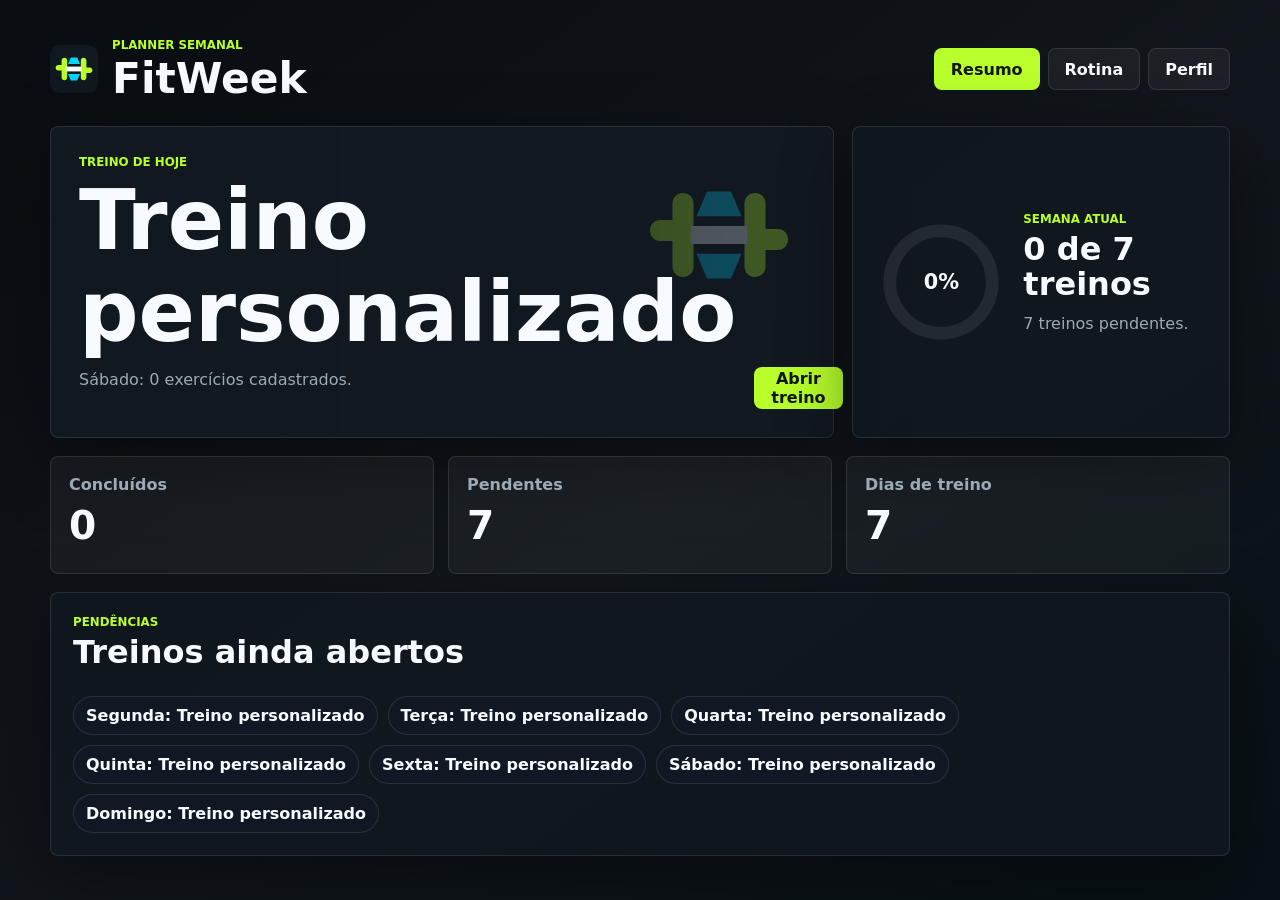
<file: index.html>
<!doctype html>
<html lang="pt-BR">
  <head>
    <meta charset="UTF-8" />
    <meta name="viewport" content="width=device-width, initial-scale=1.0" />
    <title>FitWeek Planner</title>
    <link rel="stylesheet" href="./styles.css" />
  </head>
  <body>
    <main class="app-shell">
      <header class="topbar">
        <div class="brand-lockup">
          <img src="./assets/gym-mark.svg" alt="" class="brand-mark" />
          <div>
            <p class="eyebrow">Planner semanal</p>
            <h1>FitWeek</h1>
          </div>
        </div>
        <nav class="top-actions" aria-label="Navegação principal">
          <button class="nav-button is-active" data-view="dashboard">Resumo</button>
          <button class="nav-button" data-view="routine">Rotina</button>
          <button class="nav-button" data-view="profile">Perfil</button>
        </nav>
      </header>

      <section class="dashboard-view" data-panel="dashboard">
        <div class="summary-layout">
          <section class="today-panel">
            <div>
              <p class="eyebrow">Treino de hoje</p>
              <h2 id="today-title">Carregando</h2>
              <p id="today-meta" class="muted">Sua rotina aparece aqui.</p>
            </div>
            <button class="primary-button" id="open-today">Abrir treino</button>
          </section>

          <section class="progress-panel">
            <div class="progress-ring" aria-label="Progresso semanal">
              <svg viewBox="0 0 120 120" role="img" aria-hidden="true">
                <circle class="ring-track" cx="60" cy="60" r="48"></circle>
                <circle class="ring-value" cx="60" cy="60" r="48" id="ring-value"></circle>
              </svg>
              <strong id="progress-percent">0%</strong>
            </div>
            <div>
              <p class="eyebrow">Semana atual</p>
              <h2 id="progress-title">0 de 0 treinos</h2>
              <p id="progress-copy" class="muted">Monte sua divisão para acompanhar o progresso.</p>
            </div>
          </section>
        </div>

        <section class="metric-grid" aria-label="Resumo semanal">
          <article class="metric-card">
            <span>Concluídos</span>
            <strong id="done-count">0</strong>
          </article>
          <article class="metric-card">
            <span>Pendentes</span>
            <strong id="pending-count">0</strong>
          </article>
          <article class="metric-card">
            <span>Dias de treino</span>
            <strong id="training-days-count">0</strong>
          </article>
        </section>

        <section class="pending-panel">
          <div class="section-heading">
            <div>
              <p class="eyebrow">Pendências</p>
              <h2>Treinos ainda abertos</h2>
            </div>
          </div>
          <div id="pending-list" class="pending-list"></div>
        </section>
      </section>

      <section class="routine-view is-hidden" data-panel="routine">
        <div class="section-heading">
          <div>
            <p class="eyebrow">Segunda a domingo</p>
            <h2>Organize sua semana</h2>
          </div>
          <button class="secondary-button" id="reset-week">Resetar progresso</button>
        </div>

        <div class="routine-layout">
          <section class="week-grid" id="week-grid" aria-label="Dias da semana"></section>

          <aside class="day-detail" id="day-detail" aria-live="polite">
            <div class="detail-empty">
              <h2>Escolha um dia</h2>
              <p class="muted">Clique em um card da semana para editar o treino, exercícios e progresso.</p>
            </div>
          </aside>
        </div>
      </section>

      <section class="profile-view is-hidden" data-panel="profile">
        <div class="profile-layout">
          <section class="profile-card">
            <p class="eyebrow">Cadastro</p>
            <h2>Seu perfil</h2>
            <form id="profile-form" class="profile-form">
              <label>
                Nome
                <input id="profile-name" type="text" placeholder="Ex: Eduardo" autocomplete="name" />
              </label>
              <label>
                Objetivo
                <select id="profile-goal">
                  <option value="Hipertrofia">Hipertrofia</option>
                  <option value="Força">Força</option>
                  <option value="Condicionamento">Condicionamento</option>
                  <option value="Emagrecimento">Emagrecimento</option>
                  <option value="Saúde e consistência">Saúde e consistência</option>
                </select>
              </label>
              <label>
                Nivel
                <select id="profile-level">
                  <option value="Iniciante">Iniciante</option>
                  <option value="Intermediário">Intermediário</option>
                  <option value="Avançado">Avançado</option>
                </select>
              </label>
              <button class="primary-button" type="submit">Salvar perfil</button>
            </form>
          </section>

          <section class="profile-note">
            <p class="eyebrow">Evolução</p>
            <h2 id="profile-greeting">Pronto para treinar</h2>
            <p class="muted">
              Suas escolhas ficam salvas neste navegador. Você pode alterar os dias de treino,
              exercícios e cargas sempre que sua rotina mudar.
            </p>
          </section>
        </div>
      </section>
    </main>

    <template id="exercise-template">
      <article class="exercise-card">
        <div class="exercise-header">
          <label>
            Exercício
            <input class="exercise-name" type="text" />
          </label>
          <button class="icon-button remove-exercise" type="button" aria-label="Excluir exercício">Remover</button>
        </div>
        <div class="exercise-fields">
          <label>
            Series
            <input class="exercise-sets" type="number" min="1" inputmode="numeric" />
          </label>
          <label>
            Reps
            <input class="exercise-reps" type="text" />
          </label>
          <label>
            Carga
            <input class="exercise-load" type="text" />
          </label>
        </div>
        <div class="exercise-video-row">
          <label>
            Link do vídeo para execução
            <input class="exercise-video" type="url" placeholder="https://..." inputmode="url" />
          </label>
          <a class="video-link is-hidden" href="#" target="_blank" rel="noopener noreferrer">Abrir vídeo</a>
        </div>
        <label class="exercise-media-field">
          Imagem ou GIF da execução
          <input class="exercise-media" type="url" placeholder="https://.../execucao.gif" inputmode="url" />
        </label>
        <figure class="exercise-media-preview is-hidden">
          <img class="exercise-media-image" alt="Prévia da execução do exercício" loading="lazy" />
        </figure>
        <label class="done-toggle">
          <input class="exercise-done" type="checkbox" />
          <span>Exercício concluído</span>
        </label>
      </article>
    </template>

    <script src="./app.js"></script>
  </body>
</html>
</file>
<file: styles.css>
:root {
  color-scheme: dark;
  --bg: #090c10;
  --panel: #111820;
  --panel-strong: #17212b;
  --line: rgba(255, 255, 255, 0.1);
  --text: #f7fbff;
  --muted: #9daab6;
  --accent: #b8ff2c;
  --accent-2: #00d4ff;
  --danger: #ff5c77;
  --shadow: 0 24px 70px rgba(0, 0, 0, 0.45);
  font-family:
    Inter, ui-sans-serif, system-ui, -apple-system, BlinkMacSystemFont, "Segoe UI",
    sans-serif;
}

* {
  box-sizing: border-box;
}

body {
  min-height: 100vh;
  margin: 0;
  background:
    linear-gradient(135deg, rgba(184, 255, 44, 0.06) 0 1px, transparent 1px 24px),
    linear-gradient(145deg, #090c10 0%, #11161c 54%, #071116 100%);
  color: var(--text);
}

button,
input,
select,
textarea {
  font: inherit;
}

button {
  cursor: pointer;
}

.app-shell {
  width: min(1180px, calc(100% - 32px));
  margin: 0 auto;
  padding: 24px 0 32px;
}

.topbar {
  display: flex;
  align-items: center;
  justify-content: space-between;
  gap: 20px;
  padding: 14px 0 26px;
}

.brand-lockup {
  display: flex;
  align-items: center;
  gap: 14px;
  min-width: 0;
}

.brand-mark {
  width: 48px;
  height: 48px;
  flex: 0 0 auto;
}

.eyebrow {
  margin: 0 0 6px;
  color: var(--accent);
  font-size: 0.74rem;
  font-weight: 800;
  letter-spacing: 0;
  text-transform: uppercase;
}

h1,
h2,
h3,
p {
  margin-top: 0;
}

h1 {
  margin-bottom: 0;
  font-size: 2.65rem;
  line-height: 1;
}

h2 {
  margin-bottom: 10px;
  font-size: 2rem;
  line-height: 1.1;
}

h3 {
  margin-bottom: 8px;
  font-size: 1.1rem;
}

.muted {
  color: var(--muted);
  line-height: 1.55;
}

.top-actions {
  display: flex;
  flex-wrap: wrap;
  justify-content: flex-end;
  gap: 8px;
}

.nav-button,
.secondary-button,
.primary-button,
.icon-button {
  min-height: 42px;
  border: 1px solid var(--line);
  border-radius: 8px;
  color: var(--text);
  background: rgba(255, 255, 255, 0.05);
  transition:
    transform 180ms ease,
    border-color 180ms ease,
    background 180ms ease;
}

.nav-button,
.secondary-button,
.primary-button {
  padding: 0 16px;
  font-weight: 800;
}

.nav-button:hover,
.secondary-button:hover,
.icon-button:hover {
  transform: translateY(-1px);
  border-color: rgba(184, 255, 44, 0.52);
}

.nav-button.is-active,
.primary-button {
  border-color: rgba(184, 255, 44, 0.9);
  background: var(--accent);
  color: #11170c;
}

.primary-button:hover {
  transform: translateY(-1px);
  filter: brightness(1.04);
}

.secondary-button {
  background: #18232d;
}

.summary-layout,
.routine-layout,
.profile-layout {
  display: grid;
  gap: 18px;
}

.summary-layout {
  grid-template-columns: minmax(0, 1.35fr) minmax(280px, 0.65fr);
}

.today-panel,
.progress-panel,
.pending-panel,
.profile-card,
.profile-note,
.day-detail {
  border: 1px solid var(--line);
  border-radius: 8px;
  background: rgba(17, 24, 32, 0.86);
  box-shadow: var(--shadow);
}

.today-panel {
  min-height: 260px;
  display: flex;
  align-items: flex-end;
  justify-content: space-between;
  gap: 18px;
  padding: 28px;
  background:
    linear-gradient(90deg, rgba(17, 24, 32, 0.94), rgba(17, 24, 32, 0.7)),
    url("./assets/gym-mark.svg") right 24px top 18px / 180px no-repeat,
    #111820;
}

.today-panel h2 {
  max-width: 13ch;
  margin-bottom: 10px;
  font-size: 5.2rem;
}

.progress-panel {
  display: flex;
  align-items: center;
  gap: 18px;
  padding: 24px;
}

.progress-ring {
  position: relative;
  width: 128px;
  height: 128px;
  flex: 0 0 auto;
  display: grid;
  place-items: center;
}

.progress-ring svg {
  position: absolute;
  inset: 0;
  transform: rotate(-90deg);
}

.progress-ring circle {
  fill: none;
  stroke-width: 12;
}

.ring-track {
  stroke: rgba(255, 255, 255, 0.08);
}

.ring-value {
  stroke: var(--accent);
  stroke-linecap: round;
  stroke-dasharray: 302;
  stroke-dashoffset: 302;
  transition: stroke-dashoffset 300ms ease;
}

.progress-ring strong {
  font-size: 1.3rem;
}

.metric-grid {
  display: grid;
  grid-template-columns: repeat(3, minmax(0, 1fr));
  gap: 14px;
  margin: 18px 0;
}

.metric-card {
  min-height: 118px;
  padding: 18px;
  border: 1px solid var(--line);
  border-radius: 8px;
  background: rgba(255, 255, 255, 0.045);
}

.metric-card span {
  display: block;
  color: var(--muted);
  font-weight: 700;
}

.metric-card strong {
  display: block;
  margin-top: 12px;
  font-size: 2.45rem;
  line-height: 1;
}

.pending-panel,
.profile-card,
.profile-note,
.day-detail {
  padding: 22px;
}

.section-heading {
  display: flex;
  align-items: flex-end;
  justify-content: space-between;
  gap: 16px;
  margin-bottom: 16px;
}

.pending-list {
  display: flex;
  flex-wrap: wrap;
  gap: 10px;
}

.pending-chip {
  border: 1px solid var(--line);
  border-radius: 999px;
  padding: 9px 12px;
  background: #101923;
  color: var(--text);
  font-weight: 800;
}

.routine-layout {
  grid-template-columns: minmax(0, 0.95fr) minmax(360px, 1.05fr);
  align-items: start;
}

.week-grid {
  display: grid;
  grid-template-columns: repeat(2, minmax(0, 1fr));
  gap: 12px;
}

.day-card {
  min-height: 156px;
  border: 1px solid var(--line);
  border-radius: 8px;
  padding: 16px;
  text-align: left;
  color: var(--text);
  background: #101720;
}

.day-card:hover,
.day-card.is-selected {
  border-color: rgba(184, 255, 44, 0.75);
}

.day-card.is-selected {
  background: #17242d;
}

.day-card.is-rest {
  opacity: 0.72;
}

.day-card-top,
.day-card-bottom,
.detail-header,
.detail-actions,
.exercise-header,
.exercise-fields,
.profile-layout {
  display: flex;
  gap: 12px;
}

.day-card-top,
.day-card-bottom,
.detail-header,
.detail-actions {
  align-items: center;
  justify-content: space-between;
}

.day-label {
  font-size: 1.15rem;
  font-weight: 900;
}

.status-pill {
  border: 1px solid rgba(255, 255, 255, 0.12);
  border-radius: 999px;
  padding: 5px 9px;
  color: var(--muted);
  font-size: 0.76rem;
  font-weight: 900;
}

.status-pill.done {
  border-color: rgba(184, 255, 44, 0.58);
  color: var(--accent);
}

.workout-type {
  margin: 18px 0 16px;
  color: var(--accent-2);
  font-weight: 900;
}

.day-card-bottom {
  color: var(--muted);
  font-size: 0.9rem;
  font-weight: 700;
}

.day-detail {
  min-height: 520px;
  position: sticky;
  top: 14px;
}

.detail-empty {
  min-height: 420px;
  display: grid;
  place-content: center;
  text-align: center;
}

.detail-header {
  align-items: flex-start;
}

.detail-actions {
  flex-wrap: wrap;
  justify-content: flex-start;
  margin: 18px 0;
}

.field-row {
  display: grid;
  grid-template-columns: minmax(0, 1fr) minmax(120px, auto);
  gap: 12px;
  margin: 18px 0;
}

.wide-field {
  grid-column: 1 / -1;
}

label {
  display: grid;
  gap: 7px;
  color: var(--muted);
  font-size: 0.82rem;
  font-weight: 800;
}

input,
select,
textarea {
  width: 100%;
  border: 1px solid var(--line);
  border-radius: 8px;
  padding: 11px 12px;
  background: #0b1118;
  color: var(--text);
  outline: none;
}

textarea {
  resize: vertical;
}

input:focus,
select:focus,
textarea:focus {
  border-color: rgba(184, 255, 44, 0.68);
  box-shadow: 0 0 0 3px rgba(184, 255, 44, 0.1);
}

.exercise-list {
  display: grid;
  gap: 12px;
  margin-top: 14px;
}

.bottom-add-exercise {
  width: 100%;
  margin-top: 14px;
}

.exercise-card {
  border: 1px solid var(--line);
  border-radius: 8px;
  padding: 14px;
  background: rgba(255, 255, 255, 0.04);
}

.exercise-header {
  align-items: end;
}

.exercise-header label {
  flex: 1;
}

.exercise-fields {
  display: grid;
  grid-template-columns: repeat(3, minmax(0, 1fr));
  margin: 12px 0;
}

.icon-button {
  padding: 0 12px;
  color: var(--danger);
  font-weight: 900;
  background: rgba(255, 92, 119, 0.08);
}

.exercise-video-row {
  display: grid;
  grid-template-columns: minmax(0, 1fr) auto;
  align-items: end;
  gap: 12px;
  margin-top: 12px;
}

.exercise-media-field {
  margin-top: 12px;
}

.video-link {
  min-height: 42px;
  display: inline-flex;
  align-items: center;
  justify-content: center;
  border: 1px solid rgba(0, 212, 255, 0.42);
  border-radius: 8px;
  padding: 0 14px;
  color: var(--accent-2);
  background: rgba(0, 212, 255, 0.08);
  font-weight: 900;
  text-decoration: none;
  white-space: nowrap;
}

.exercise-media-preview {
  margin: 12px 0 0;
  overflow: hidden;
  border: 1px solid var(--line);
  border-radius: 8px;
  background: #0b1118;
}

.exercise-media-image {
  display: block;
  width: 100%;
  max-height: 260px;
  object-fit: cover;
}

.done-toggle {
  display: flex;
  align-items: center;
  gap: 10px;
  margin-top: 12px;
}

.done-toggle input {
  width: 20px;
  height: 20px;
  accent-color: var(--accent);
}

.profile-layout {
  display: grid;
  grid-template-columns: minmax(0, 0.85fr) minmax(0, 1.15fr);
}

.profile-form {
  display: grid;
  gap: 14px;
  margin-top: 18px;
}

.profile-note {
  display: grid;
  align-content: center;
}

.toast {
  position: fixed;
  right: 18px;
  bottom: 18px;
  max-width: min(360px, calc(100% - 36px));
  border: 1px solid rgba(184, 255, 44, 0.45);
  border-radius: 8px;
  padding: 13px 16px;
  background: #121a22;
  color: var(--text);
  box-shadow: var(--shadow);
  font-weight: 800;
  animation: slide-up 220ms ease;
}

.is-hidden {
  display: none !important;
}

@keyframes slide-up {
  from {
    opacity: 0;
    transform: translateY(8px);
  }

  to {
    opacity: 1;
    transform: translateY(0);
  }
}

@media (max-width: 880px) {
  .topbar,
  .summary-layout,
  .routine-layout,
  .profile-layout {
    grid-template-columns: 1fr;
  }

  .topbar {
    display: grid;
  }

  .top-actions {
    justify-content: stretch;
  }

  .nav-button {
    flex: 1;
  }

  .summary-layout,
  .routine-layout,
  .profile-layout {
    display: grid;
  }

  .day-detail {
    position: static;
  }
}

@media (max-width: 640px) {
  .app-shell {
    width: min(100% - 20px, 1180px);
    padding-top: 12px;
  }

  .today-panel,
  .progress-panel,
  .section-heading,
  .detail-header {
    display: grid;
  }

  .top-actions {
    display: grid;
    grid-template-columns: 1fr;
    width: 100%;
  }

  .today-panel {
    min-height: 340px;
    align-content: end;
    background-size: 140px;
  }

  h1 {
    font-size: 2rem;
  }

  h2 {
    font-size: 1.5rem;
  }

  .today-panel h2 {
    font-size: 3rem;
  }

  .metric-grid,
  .week-grid,
  .field-row,
  .exercise-fields,
  .exercise-video-row {
    grid-template-columns: 1fr;
  }

  .progress-panel {
    justify-items: start;
  }

  .primary-button,
  .secondary-button,
  .nav-button {
    width: 100%;
  }
}
</file>
